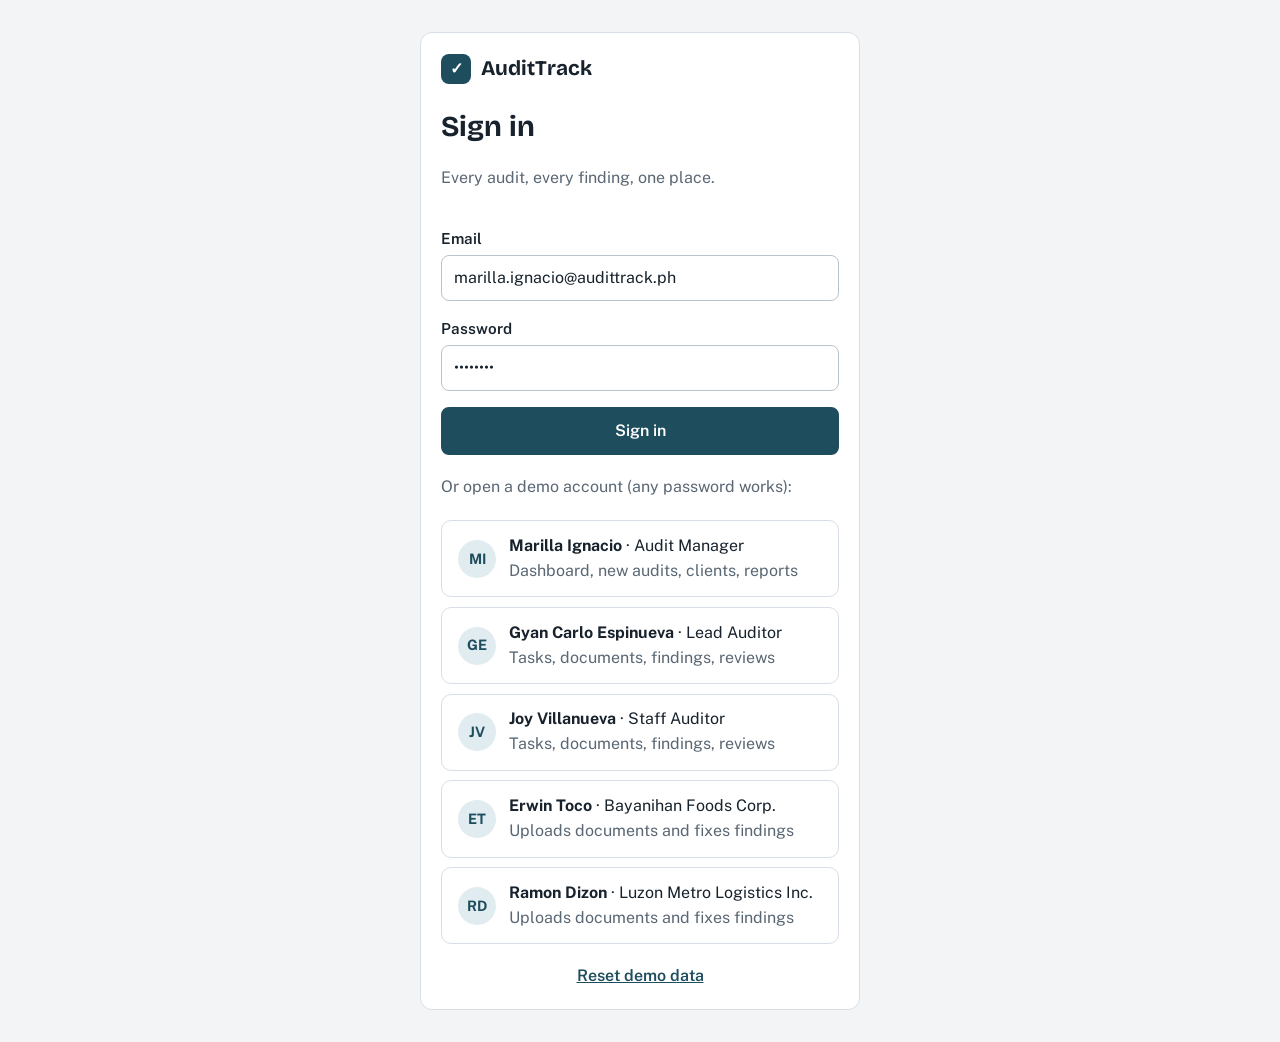
<file: index.html>
<!DOCTYPE html>
<html lang="en">
<head>
  <meta charset="UTF-8">
  <meta name="viewport" content="width=device-width, initial-scale=1">
  <title>Sign in | AuditTrack</title>
  <meta name="description" content="AuditTrack keeps every audit, document, and finding in one place.">
  <link rel="preconnect" href="https://fonts.googleapis.com">
  <link rel="preconnect" href="https://fonts.gstatic.com" crossorigin>
  <link href="https://fonts.googleapis.com/css2?family=Bricolage+Grotesque:wght@600;700&family=IBM+Plex+Mono:wght@500&family=Public+Sans:wght@400;600;700&display=swap" rel="stylesheet">
  <link rel="stylesheet" href="style.css">
</head>
<body data-page="login" data-roles="">
  <main class="login">
    <div class="card login-card">
      <a class="brand" href="index.html"><span class="brand-mark" aria-hidden="true">&#10003;</span>AuditTrack</a>
      <div>
        <h1>Sign in</h1>
        <p class="muted">Every audit, every finding, one place.</p>
      </div>

      <form id="login-form" novalidate>
        <div>
          <label for="email">Email</label>
          <input id="email" name="email" type="email" value="marilla.ignacio@audittrack.ph" autocomplete="username">
        </div>
        <div>
          <label for="password">Password</label>
          <input id="password" name="password" type="password" value="demo1234" autocomplete="current-password">
        </div>
        <p class="form-error" id="login-error"></p>
        <button class="btn" type="submit">Sign in</button>
      </form>

      <p class="muted" style="margin:0">Or open a demo account (any password works):</p>
      <!-- script.js lists the demo accounts here -->
      <div class="stack-sm" id="demo-accounts"></div>

      <button class="link-btn" id="reset-data" type="button">Reset demo data</button>
    </div>
  </main>
  <div class="toast" id="toast" role="status" aria-live="polite"></div>
  <script src="data.js"></script>
  <script src="script.js"></script>
</body>
</html>
</file>
<file: style.css>
/* AuditTrack - shared stylesheet
   Every page uses this one file, so a change here changes the whole site. */

/* ---------- 1. Colors and fonts (change these to restyle everything) ---------- */
:root {
  --ink: #17222C;      /* main text */
  --paper: #F2F4F6;    /* page background */
  --white: #FFFFFF;    /* cards */
  --muted: #5A6774;    /* quiet text */
  --line: #D8DFE6;     /* borders */
  --brand: #1E4D5E;    /* AuditTrack teal: buttons, header, links */
  --brand-soft: #E1ECF0;
  /* status colors: each one means something */
  --good: #2C7A4B;  --good-soft: #E2F1E8;   /* done, verified, closed */
  --warn: #94600F;  --warn-soft: #FBEFD9;   /* due soon, medium risk */
  --crit: #B03636;  --crit-soft: #F8E3E3;   /* overdue, high risk, open */
  --info: #2D639E;  --info-soft: #E2ECF7;   /* planning, low risk */
  --head: "Bricolage Grotesque", "Segoe UI", Arial, sans-serif;
  --body: "Public Sans", "Segoe UI", Arial, sans-serif;
  --mono: "IBM Plex Mono", Consolas, monospace;
}
* { box-sizing: border-box; }
body {
  margin: 0;
  font-family: var(--body);
  font-size: 1rem;
  line-height: 1.55;
  color: var(--ink);
  background: var(--paper);
}
img { max-width: 100%; display: block; }
a { color: var(--brand); }
a:focus-visible, button:focus-visible, input:focus-visible,
textarea:focus-visible, select:focus-visible, summary:focus-visible {
  outline: 3px solid var(--warn);
  outline-offset: 2px;
}
.wrap { width: min(1160px, 100% - 2.5rem); margin-inline: auto; }
.ref { font-family: var(--mono); font-size: .88rem; color: var(--muted); }
td.ref { white-space: nowrap; }
.muted { color: var(--muted); }

/* ---------- 2. Header and navigation ---------- */
.site-header {
  background: var(--brand);
  color: var(--white);
  position: sticky; top: 0; z-index: 10;
}
.nav { display: flex; align-items: center; justify-content: space-between; min-height: 64px; gap: 1rem; }
.brand {
  display: flex; align-items: center; gap: .6rem;
  font-family: var(--head); font-weight: 700; font-size: 1.3rem;
  color: var(--white); text-decoration: none;
}
.brand-mark {
  width: 30px; height: 30px; border-radius: 8px;
  background: var(--white); color: var(--brand);
  display: grid; place-items: center; font-size: 1rem; font-weight: 800;
}
.menu { display: flex; gap: .25rem; list-style: none; margin: 0; padding: 0; }
.menu a {
  display: block; padding: .45rem .85rem; border-radius: 8px;
  color: #CFE0E6; text-decoration: none; font-weight: 600;
}
.menu a:hover { color: var(--white); background: rgba(255,255,255,.1); }
.menu a[aria-current="page"] { background: var(--white); color: var(--brand); }
.menu-toggle {
  display: none; border: 1px solid rgba(255,255,255,.4); background: transparent; color: var(--white);
  border-radius: 8px; padding: .4rem .8rem; font: inherit; font-weight: 600; cursor: pointer;
}
.header-right { display: flex; align-items: center; gap: .75rem; }
.user { display: flex; align-items: center; gap: .5rem; font-size: .92rem; color: #CFE0E6; white-space: nowrap; }
.btn.on-dark { background: transparent; border-color: rgba(255,255,255,.45); color: var(--white); }
.btn.on-dark:hover { background: rgba(255,255,255,.12); filter: none; }

/* notifications bell and its drop-down box */
.bell-wrap { position: relative; }
.bell {
  position: relative; background: transparent; border: 0; color: var(--white);
  padding: .4rem; border-radius: 8px; cursor: pointer; display: grid; place-items: center;
}
.bell:hover { background: rgba(255,255,255,.12); }
.badge {
  position: absolute; top: -4px; right: -6px; min-width: 19px; height: 19px; padding: 0 5px;
  border-radius: 999px; background: var(--crit); color: var(--white);
  font-size: .72rem; font-weight: 700; display: grid; place-items: center;
}
.dropdown {
  position: absolute; right: 0; top: calc(100% + 10px); width: min(360px, 88vw);
  background: var(--white); color: var(--ink); border: 1px solid var(--line); border-radius: 12px;
  box-shadow: 0 14px 34px rgba(10, 20, 30, .2); padding: .5rem; z-index: 30;
}
.dropdown-head { display: flex; justify-content: space-between; align-items: center; padding: .35rem .6rem .6rem; }
.note {
  display: block; width: 100%; text-align: left; background: none; border: 0; font: inherit; font-size: .92rem;
  color: var(--ink); padding: .6rem; border-radius: 8px; cursor: pointer;
}
.note:hover { background: var(--paper); }
.note.unread { font-weight: 700; }
.note.unread::before {
  content: ""; display: inline-block; width: 8px; height: 8px; border-radius: 50%;
  background: var(--brand); margin-right: .45rem; vertical-align: middle;
}
.note-empty { padding: .6rem; margin: 0; }

/* ---------- 3. Page title area ---------- */
.page-head { padding: 2.25rem 0 1.25rem; }
.page-head h1 {
  font-family: var(--head); font-weight: 700; font-size: clamp(1.8rem, 4vw, 2.5rem);
  line-height: 1.1; margin: 0 0 .4rem;
}
.page-head p { color: var(--muted); margin: 0; max-width: 70ch; }
.back { display: inline-block; margin-bottom: .75rem; font-weight: 600; text-decoration: none; }
.back:hover { text-decoration: underline; }
.eng-head { display: flex; justify-content: space-between; align-items: flex-start; gap: 1rem; flex-wrap: wrap; }
.stack-sm { display: grid; gap: .6rem; }
main { padding-bottom: 3rem; }
.stack { display: grid; gap: 1.25rem; }

/* ---------- 4. Cards, buttons, pills ---------- */
.card {
  background: var(--white); border: 1px solid var(--line);
  border-radius: 12px; padding: 1.25rem; min-width: 0;
}
.card h2 { font-family: var(--head); font-size: 1.15rem; margin: 0 0 1rem; }
.card-head { display: flex; justify-content: space-between; align-items: center; gap: 1rem; flex-wrap: wrap; margin-bottom: 1rem; }
.card-head h2 { margin: 0; }

.btn {
  display: inline-block; padding: .6rem 1.1rem; border-radius: 8px;
  background: var(--brand); color: var(--white); text-decoration: none;
  border: 2px solid var(--brand); cursor: pointer; font: inherit; font-weight: 600; white-space: nowrap;
  position: relative;
}
.btn:hover { filter: brightness(1.15); }
.btn.ghost { background: var(--white); color: var(--brand); }
.btn.good { background: var(--good); border-color: var(--good); }
.btn.danger { background: var(--white); color: var(--crit); border-color: var(--crit); }
.btn.small { padding: .3rem .75rem; font-size: .9rem; }
.btn-row { display: flex; gap: .6rem; flex-wrap: wrap; align-items: center; }
/* hides the real file picker inside an Upload button */
.btn input[type="file"] { position: absolute; inset: 0; opacity: 0; cursor: pointer; }

.pill {
  display: inline-block; padding: .1rem .65rem; border-radius: 999px;
  font-size: .82rem; font-weight: 700; white-space: nowrap;
  background: var(--paper); color: var(--muted);
}
.pill.good { background: var(--good-soft); color: var(--good); }
.pill.warn { background: var(--warn-soft); color: var(--warn); }
.pill.crit { background: var(--crit-soft); color: var(--crit); }
.pill.info { background: var(--info-soft); color: var(--info); }
.pill.brand { background: var(--brand-soft); color: var(--brand); }

/* ---------- 5. Dashboard ---------- */
.stats { display: grid; grid-template-columns: repeat(4, 1fr); gap: 1rem; }
a.stat { text-decoration: none; color: var(--ink); }
a.stat:hover { border-color: var(--brand); }
.stat .number { font-family: var(--head); font-size: 2.2rem; font-weight: 700; line-height: 1; }
.stat .label { color: var(--muted); margin-top: .4rem; font-size: .92rem; }
.stat.alert .number { color: var(--crit); }
.grid-3 { display: grid; grid-template-columns: repeat(3, 1fr); gap: 1rem; }
.grid-2 { display: grid; grid-template-columns: repeat(2, 1fr); gap: 1rem; }

/* simple bar chart: the width of .fill is set in the HTML, e.g. style="width: 50%" */
.bars { display: grid; gap: .7rem; }
.bar { display: grid; grid-template-columns: 120px 1fr 24px; gap: .6rem; align-items: center; font-size: .92rem; }
.track { height: 10px; background: var(--paper); border-radius: 5px; overflow: hidden; }
.fill { height: 100%; background: var(--brand); border-radius: 5px; }
.fill.crit { background: var(--crit); }
.fill.warn { background: var(--warn); }
.fill.info { background: var(--info); }
.fill.good { background: var(--good); }
.bar b { text-align: right; }

/* ---------- 6. Tables ---------- */
.table-wrap { overflow-x: auto; }
table { width: 100%; border-collapse: collapse; }
th {
  text-align: left; font-size: .78rem; text-transform: uppercase; letter-spacing: .06em;
  color: var(--muted); padding: .55rem .7rem; border-bottom: 1px solid var(--line); white-space: nowrap;
}
td { padding: .7rem; border-bottom: 1px solid var(--line); vertical-align: middle; }
tbody tr:last-child td { border-bottom: 0; }
tbody tr:hover td { background: var(--paper); }
tr.row-link { cursor: pointer; }
td.num, th.num { text-align: right; font-variant-numeric: tabular-nums; }

/* filter chips and search box */
.chips { display: flex; flex-wrap: wrap; gap: .4rem; }
.chip {
  font: inherit; font-size: .88rem; font-weight: 600; cursor: pointer;
  border: 1px solid var(--line); background: var(--white); color: var(--muted);
  padding: .3rem .8rem; border-radius: 999px;
}
.chip:hover { border-color: var(--brand); }
.chip[aria-pressed="true"] { background: var(--brand); border-color: var(--brand); color: var(--white); }
.search { max-width: 280px; }
.empty { color: var(--muted); text-align: center; padding: 1.25rem; margin: 0; border: 1px dashed var(--line); border-radius: 10px; width: 100%; }
.callout { background: var(--brand-soft); border-radius: 12px; padding: .9rem 1.2rem; }

/* ---------- 7. Lists (tasks, documents) ---------- */
.list { list-style: none; margin: 0; padding: 0; }
.list li {
  display: flex; align-items: center; gap: .8rem; justify-content: space-between;
  padding: .75rem 0; border-bottom: 1px solid var(--line);
}
.list li:last-child { border-bottom: 0; }
.list .text { flex: 1; min-width: 0; }
.list .small { font-size: .88rem; color: var(--muted); }
.task input[type="checkbox"] { width: 20px; height: 20px; accent-color: var(--brand); cursor: pointer; flex: none; }
.task.done strong { text-decoration: line-through; color: var(--muted); }

.progress { display: flex; align-items: center; gap: .7rem; margin-bottom: .5rem; font-size: .92rem; }
.progress .track { flex: 1; }
.progress span { min-width: 130px; }

/* ---------- 8. Audit page: stages and tabs ---------- */
.stages { display: grid; grid-template-columns: repeat(5, 1fr); gap: .4rem; list-style: none; padding: 0; margin: 1rem 0 0; }
.stages li { padding: .5rem .7rem; border-radius: 8px; background: var(--paper); color: var(--muted); font-weight: 600; font-size: .9rem; }
.stages li.done { background: var(--brand-soft); color: var(--brand); }
.stages li.now { background: var(--brand); color: var(--white); }

.tabs { display: flex; gap: .25rem; border-bottom: 1px solid var(--line); overflow-x: auto; }
.tab {
  background: none; border: 0; border-bottom: 3px solid transparent;
  padding: .7rem 1rem; font: inherit; font-weight: 600; color: var(--muted); cursor: pointer; white-space: nowrap;
}
.tab.active { color: var(--ink); border-bottom-color: var(--brand); }
.tab .count { font-size: .75rem; background: var(--paper); border-radius: 999px; padding: 0 .45rem; margin-left: .2rem; }
.panel[hidden] { display: none; }

/* ---------- 9. Finding cards ---------- */
.finding {
  border: 1px solid var(--line); border-left: 5px solid var(--info);
  border-radius: 10px; padding: 1rem 1.1rem; background: var(--white);
  display: grid; gap: .5rem;
}
.finding.high { border-left-color: var(--crit); }
.finding.medium { border-left-color: var(--warn); }
.finding h3 { margin: 0; font-size: 1.05rem; }
.finding p { margin: 0; }
.finding .top { display: flex; justify-content: space-between; gap: .5rem; flex-wrap: wrap; }
.action { background: var(--paper); border-radius: 8px; padding: .7rem .9rem; font-size: .95rem; }
.action .pill { background: var(--white); }
.action b { font-size: .75rem; text-transform: uppercase; letter-spacing: .06em; color: var(--muted); display: block; }
.reply { border-left: 3px solid var(--brand); padding-left: .7rem; margin-top: .5rem; }
.reply.returned { border-left-color: var(--crit); }
.verified { color: var(--good); font-weight: 700; margin: .4rem 0 0; }
.finding .small { font-size: .88rem; margin: 0; }
.reject-form { background: var(--crit-soft); border-radius: 8px; padding: .8rem; gap: .6rem; }

/* ---------- 10. Forms ---------- */
form { display: grid; gap: 1rem; }
.form-grid { display: grid; grid-template-columns: 1fr 1fr; gap: 1rem; }
.form-grid .full { grid-column: 1 / -1; }
label { font-weight: 600; display: block; margin-bottom: .3rem; font-size: .95rem; }
input, select, textarea {
  width: 100%; font: inherit; padding: .6rem .75rem; border-radius: 8px;
  border: 1px solid #B9C4CE; background: var(--white); color: var(--ink);
}
textarea { min-height: 90px; resize: vertical; }
fieldset { border: 1px solid var(--line); border-radius: 8px; padding: .7rem 1rem; margin: 0; }
legend { font-weight: 600; padding: 0 .3rem; }
label.choice { display: flex; align-items: center; gap: .5rem; font-weight: 400; margin: .2rem 0; }
label.choice input { width: auto; }
details > summary { cursor: pointer; list-style: none; }
details > summary::-webkit-details-marker { display: none; }
details[open] > summary { margin-bottom: 1rem; }
.inset { background: var(--paper); border-radius: 10px; padding: 1rem; margin-bottom: 1rem; }
.finding .inset { margin-bottom: 0; }
.form-error { color: var(--crit); font-weight: 600; margin: 0; min-height: 0; }
.form-error:empty { display: none; }
.link-btn { background: none; border: 0; padding: 0; font: inherit; font-weight: 600; color: var(--brand); cursor: pointer; text-decoration: underline; }

/* ---------- 11. Login page ---------- */
.login { min-height: 100vh; display: grid; place-items: center; padding: 2rem 1.25rem; }
.login-card { width: 100%; max-width: 440px; display: grid; gap: 1.25rem; }
.login-card .brand { color: var(--ink); }
.login-card .brand-mark { background: var(--brand); color: var(--white); }
.login-card h1 { font-family: var(--head); margin: 0; font-size: 1.8rem; }
.account {
  width: 100%; font: inherit; text-align: left; background: var(--white); cursor: pointer;
  display: flex; gap: .8rem; align-items: center; text-decoration: none; color: var(--ink);
  border: 1px solid var(--line); border-radius: 10px; padding: .8rem 1rem;
}
.account:hover { border-color: var(--brand); background: var(--paper); }
.avatar {
  width: 38px; height: 38px; border-radius: 50%; flex: none;
  background: var(--brand-soft); color: var(--brand);
  display: grid; place-items: center; font-weight: 700; font-size: .9rem;
}
.avatar.small { width: 28px; height: 28px; font-size: .75rem; }

/* ---------- 12. Report preview ---------- */
.report { border: 2px dashed var(--line); }
.report-nums { display: grid; grid-template-columns: repeat(4, 1fr); gap: .7rem; margin: 1rem 0; }
.report-nums div { background: var(--paper); border-radius: 8px; padding: .7rem; }
.report-nums b { display: block; font-size: 1.3rem; }
.report h3 { font-family: var(--head); margin: 1.25rem 0 .5rem; }

/* ---------- 13. Pop-up message (toast) ---------- */
.toast {
  position: fixed; left: 50%; bottom: 24px; transform: translateX(-50%);
  background: var(--ink); color: var(--white); padding: .7rem 1.1rem; border-radius: 8px;
  font-weight: 600; opacity: 0; pointer-events: none; transition: opacity .2s;
  max-width: calc(100% - 2rem); z-index: 50;
}
.toast.show { opacity: 1; }

/* ---------- 14. Footer ---------- */
.site-footer { background: var(--ink); color: #B8C3CC; padding: 1.75rem 0; font-size: .92rem; }
.site-footer .wrap { display: flex; justify-content: space-between; gap: 1rem; flex-wrap: wrap; }
.site-footer p { margin: 0; }

/* ---------- 15. Phones and tablets ---------- */
@media (max-width: 900px) {
  .stats { grid-template-columns: 1fr 1fr; }
  .grid-3, .grid-2 { grid-template-columns: 1fr; }
  .report-nums { grid-template-columns: 1fr 1fr; }
}
@media (max-width: 720px) {
  .menu-toggle { display: block; }
  .nav { gap: .5rem; }
  .brand { font-size: 1.1rem; }
  .header-right { gap: .4rem; }
  .user { display: none; }
  .search { max-width: none; }
  .menu {
    display: none; position: absolute; left: 0; right: 0; top: 64px;
    flex-direction: column; background: var(--brand); padding: .5rem 1.25rem 1rem;
  }
  .menu.open { display: flex; }
  .form-grid { grid-template-columns: 1fr; }
  .stages { grid-template-columns: 1fr 1fr; }
}
@media (prefers-reduced-motion: reduce) { .toast { transition: none; } }

/* ---------- 16. Printing a report (Print / Save as PDF) ---------- */
@media print {
  .site-header, .site-footer, .no-print, .toast { display: none !important; }
  body { background: #fff; }
  .report { border: 0; padding: 0; }
  .wrap { width: 100%; }
}
</file>
